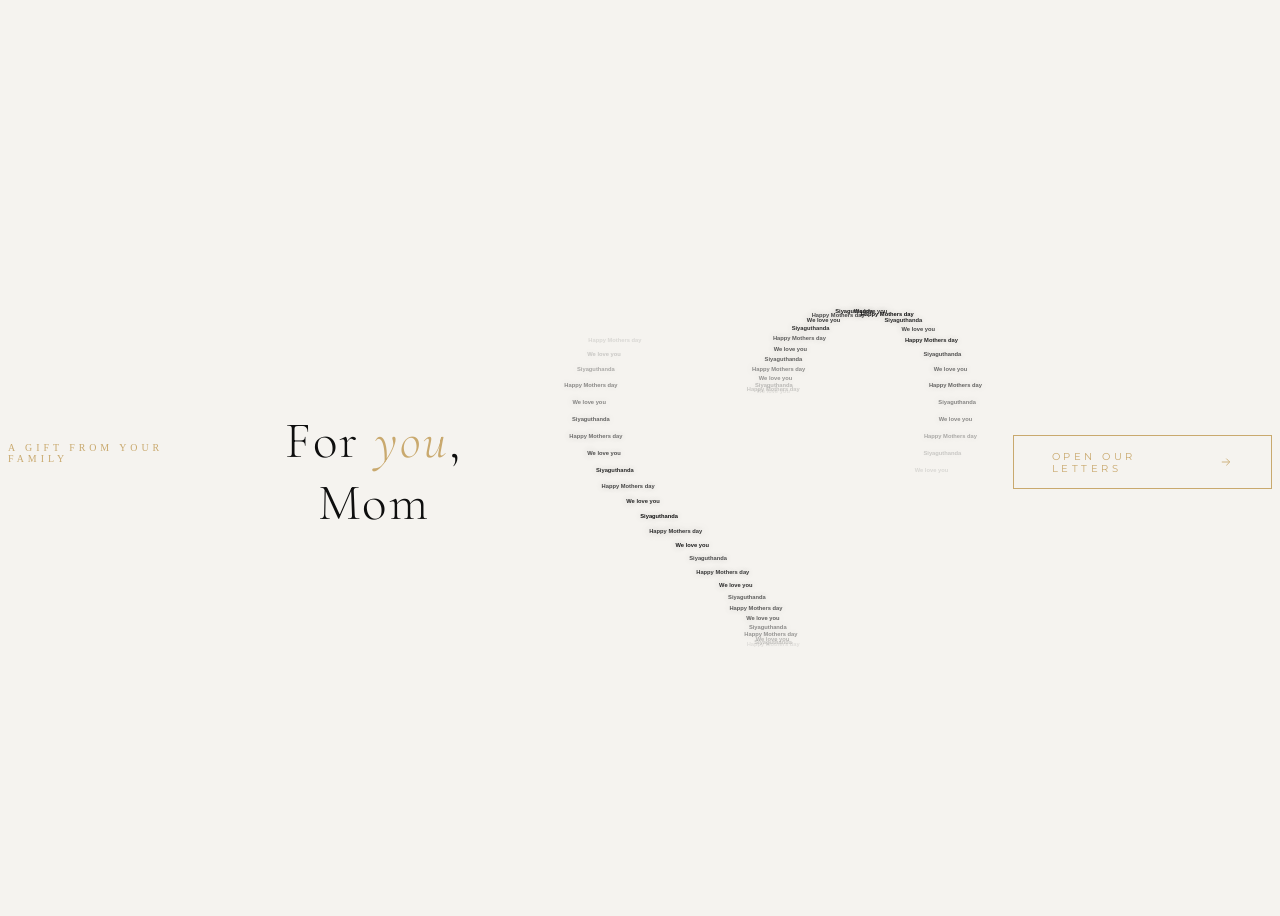
<file: index.html>
<!DOCTYPE html>
<html lang="en">
<head>
    <meta charset="UTF-8">
    <meta name="viewport" content="width=device-width, initial-scale=1.0">
    <title>Happy Mothers day Mama</title>
    <link rel="stylesheet" href="style.css">
      <link href="https://fonts.googleapis.com/css2?family=Cormorant+Garamond:ital,wght@0,300;0,400;1,300;1,400&family=Montserrat:wght@300;400;500&display=swap" rel="stylesheet"/>
</head>
<body>
  <p class="eyebrow">A gift from your family</p>
  <h1 class="title">For <em>you</em>, Mom</h1>

    <div id="heart-container"></div>
    
    <div class="cta-wrap">
        <a class="cta-btn" href="family.html">
            Open our letters
            <svg width="14" height="14" viewBox="0 0 24 24" fill="none" stroke="currentColor" stroke-width="1.5">
            <path d="M5 12h14M13 6l6 6-6 6"/>
            </svg>
         </a>
  </div>
    <script src="index.js"></script>
</body>
</html>
</file>
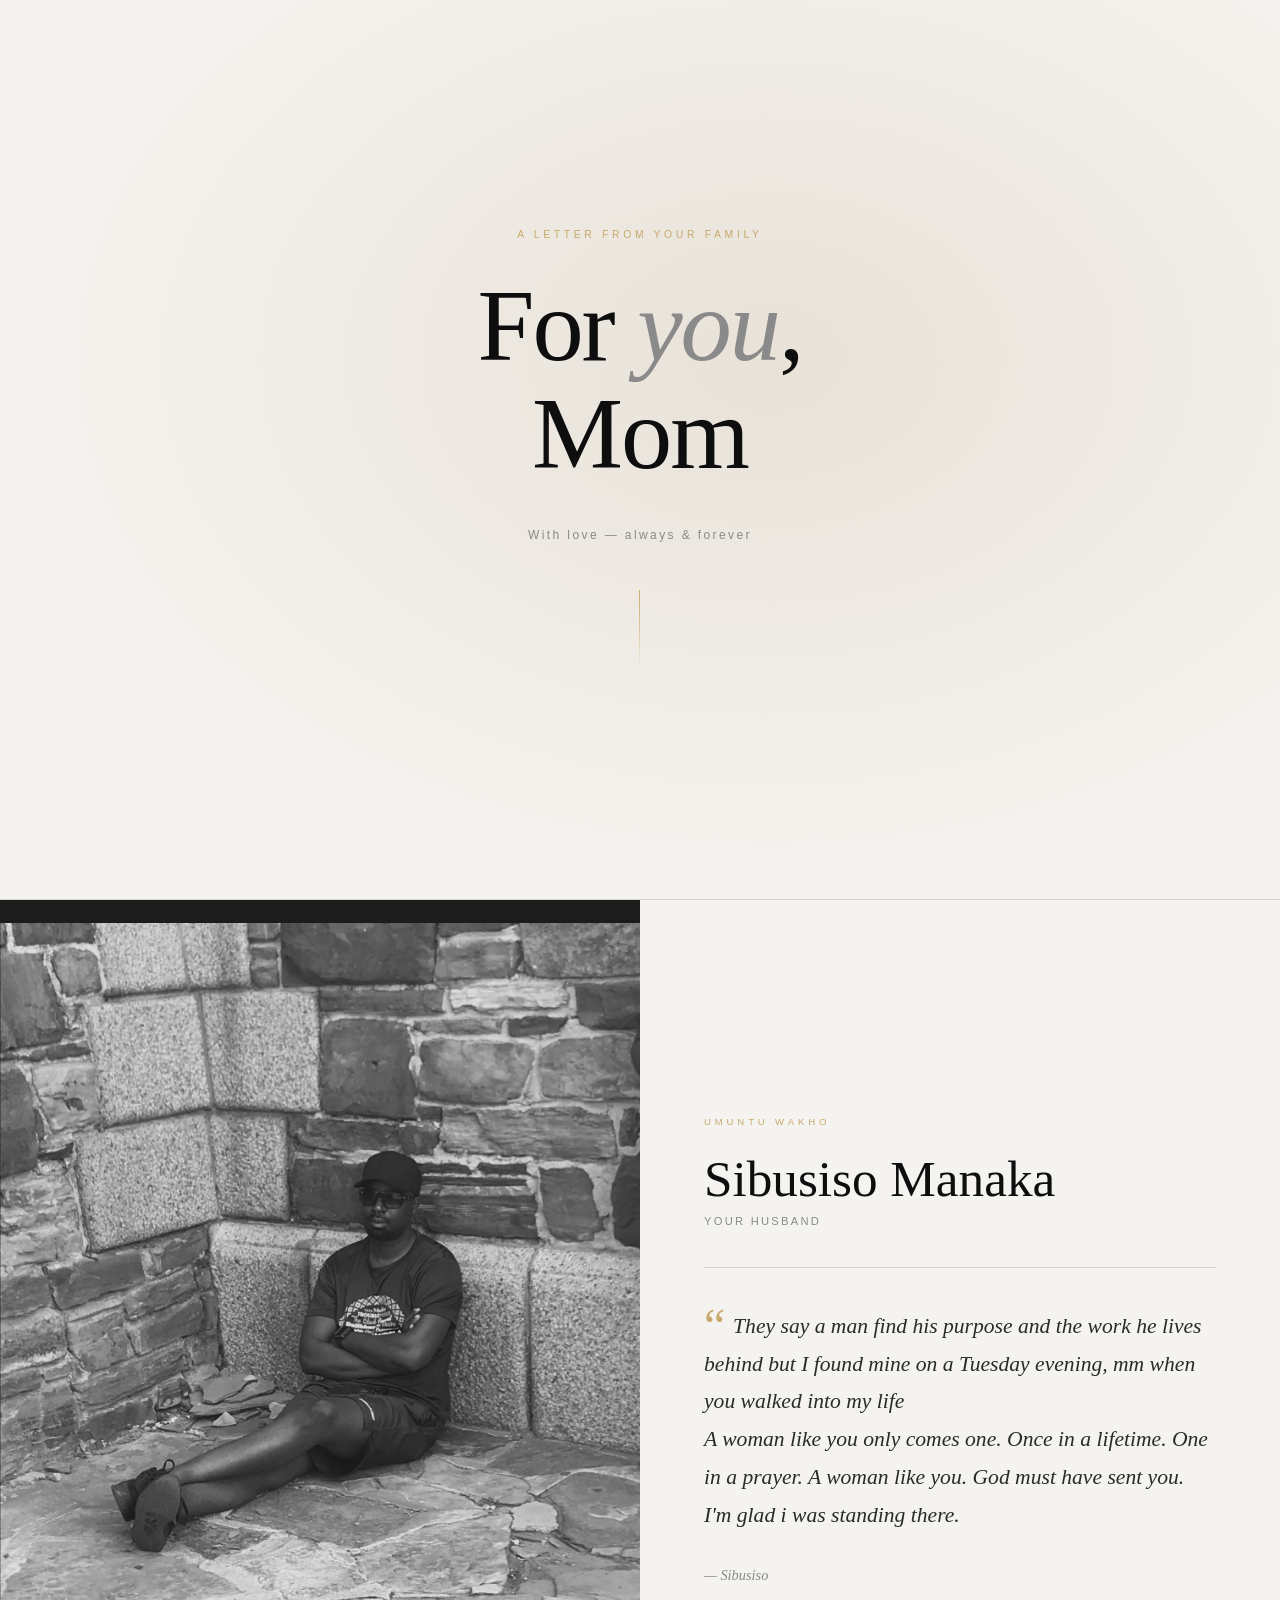
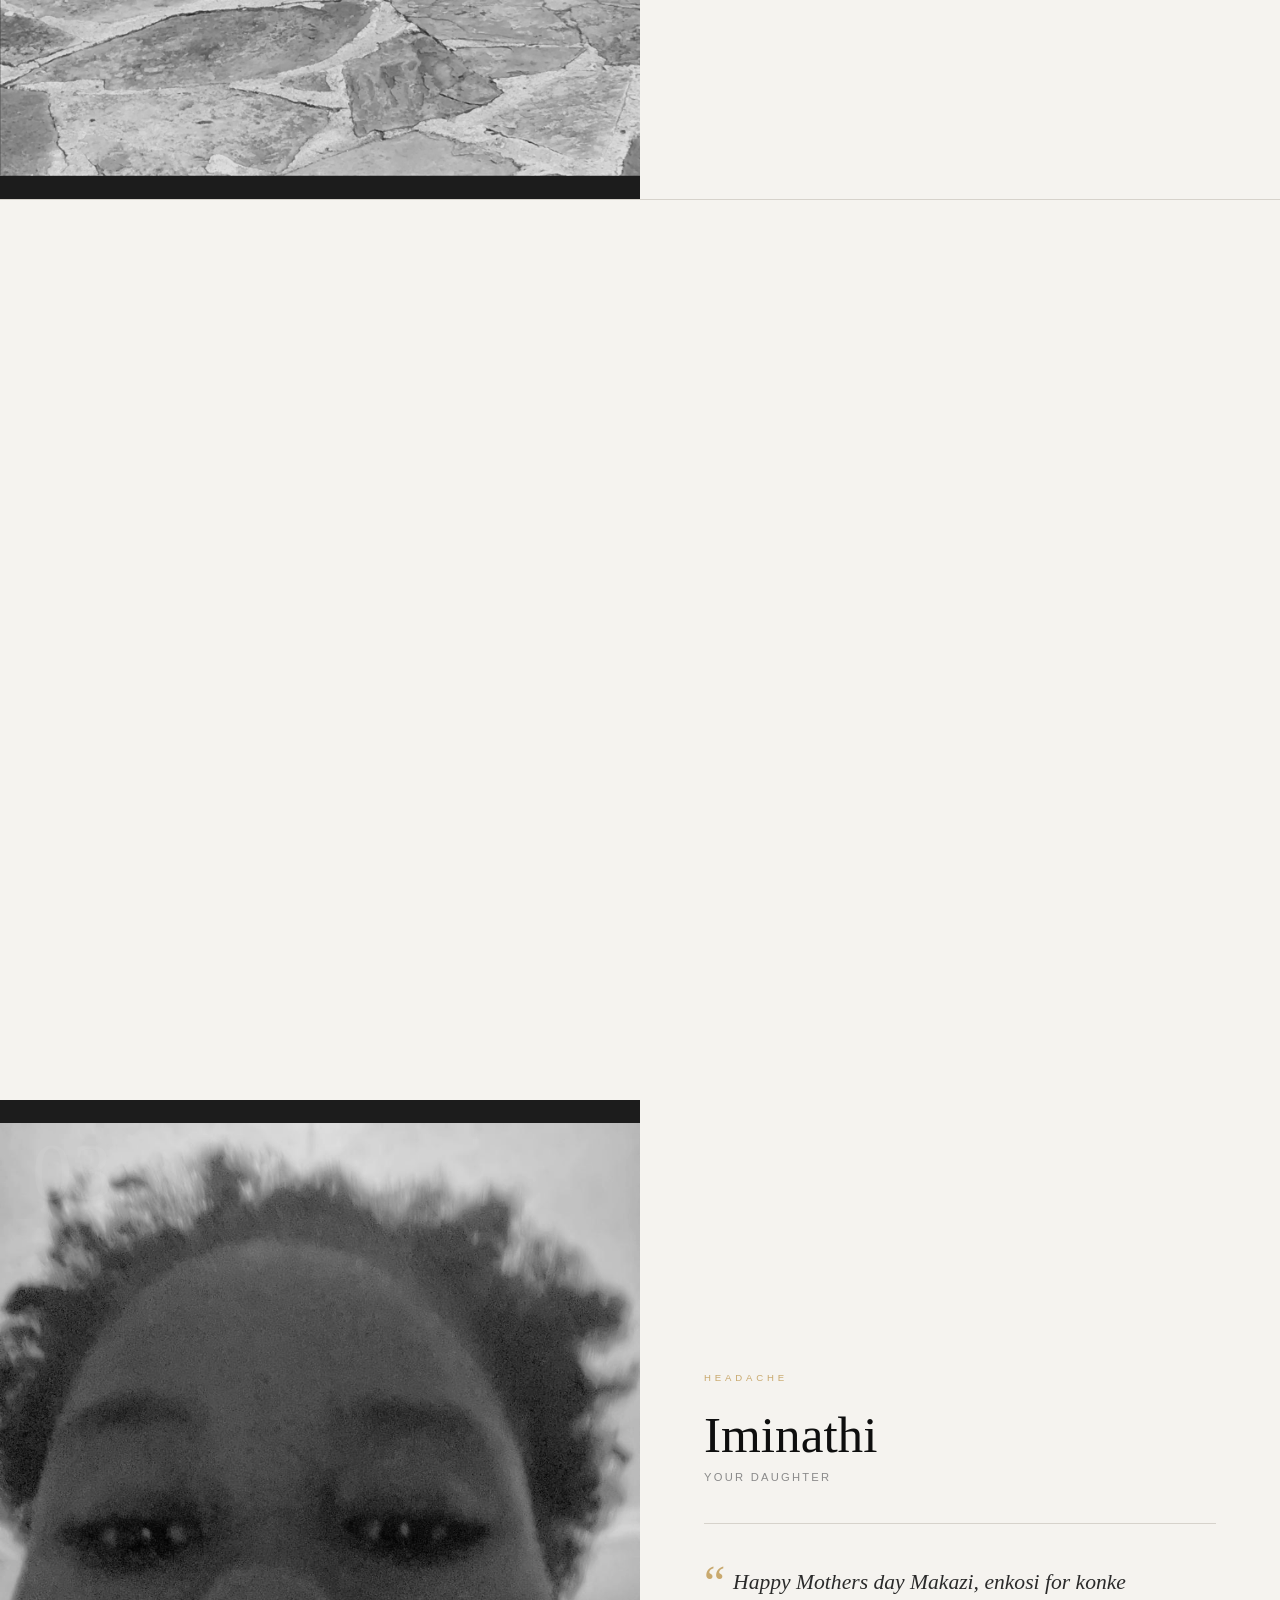
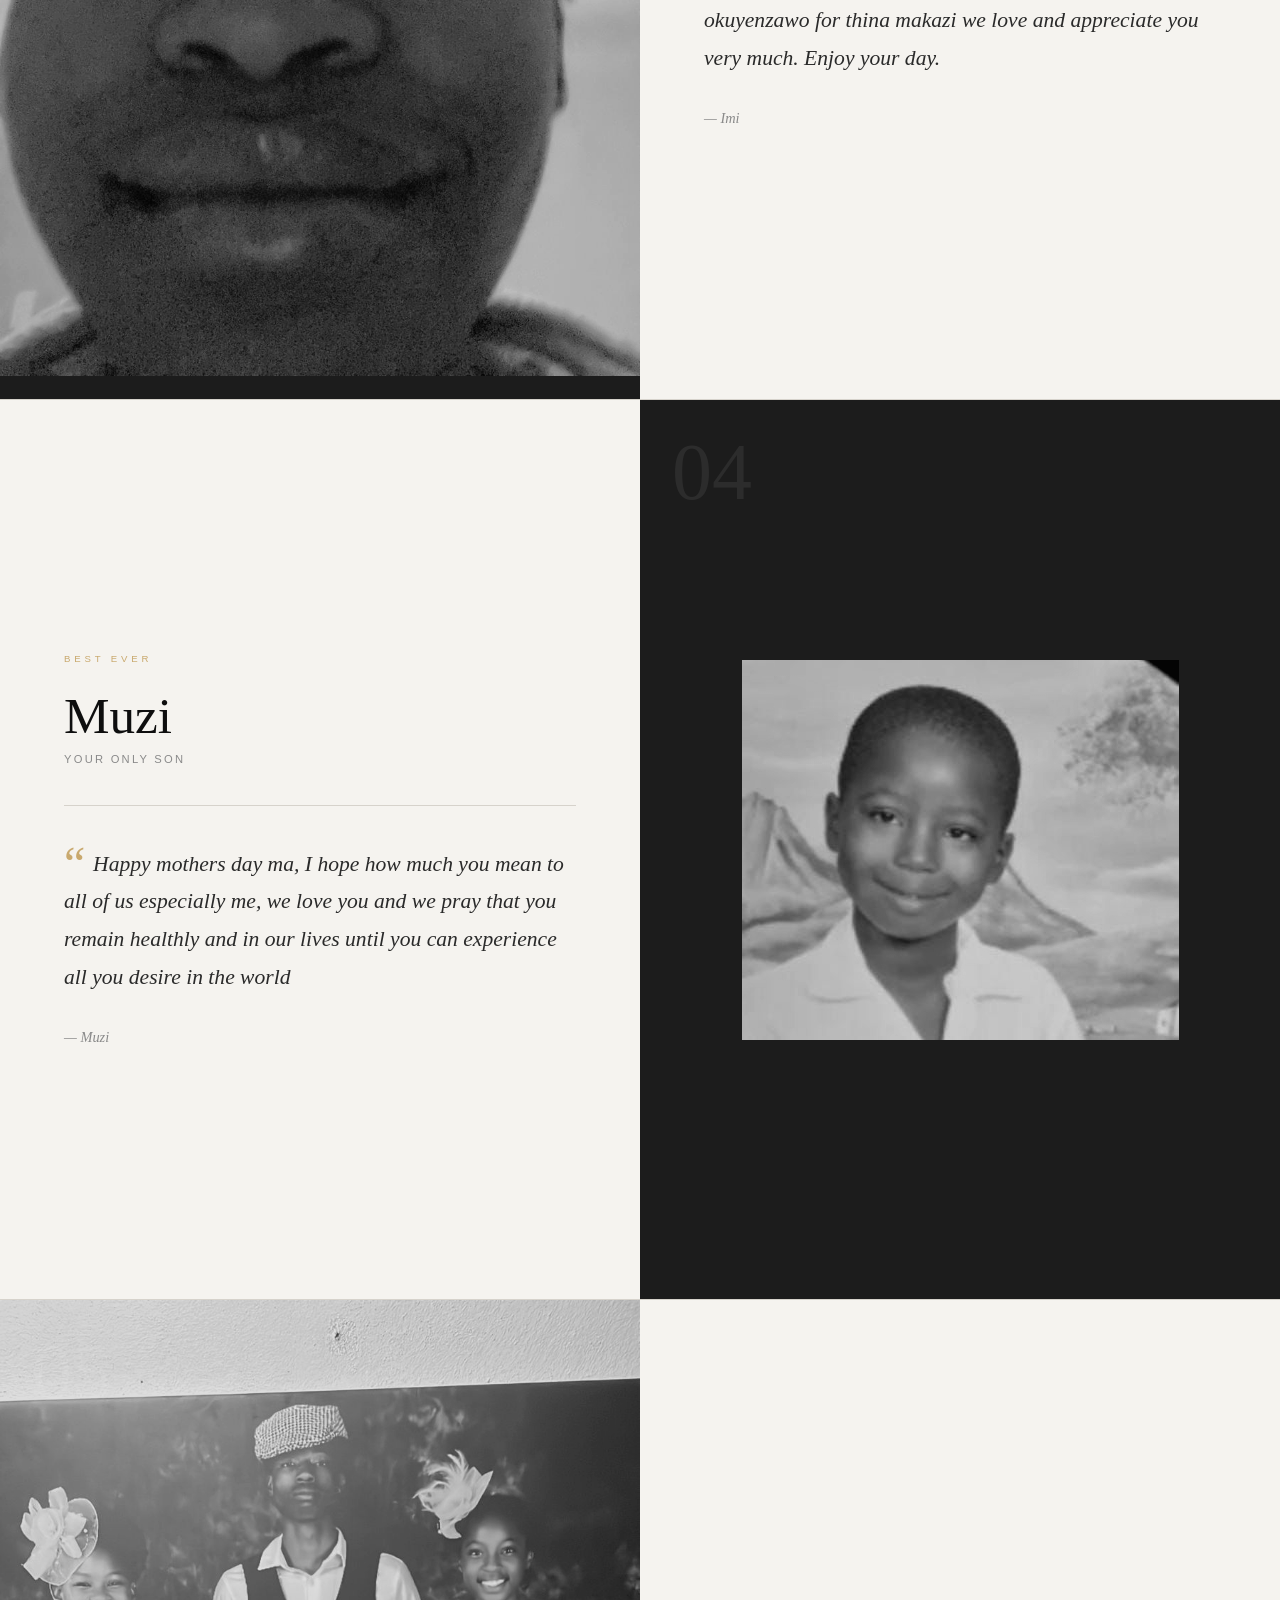
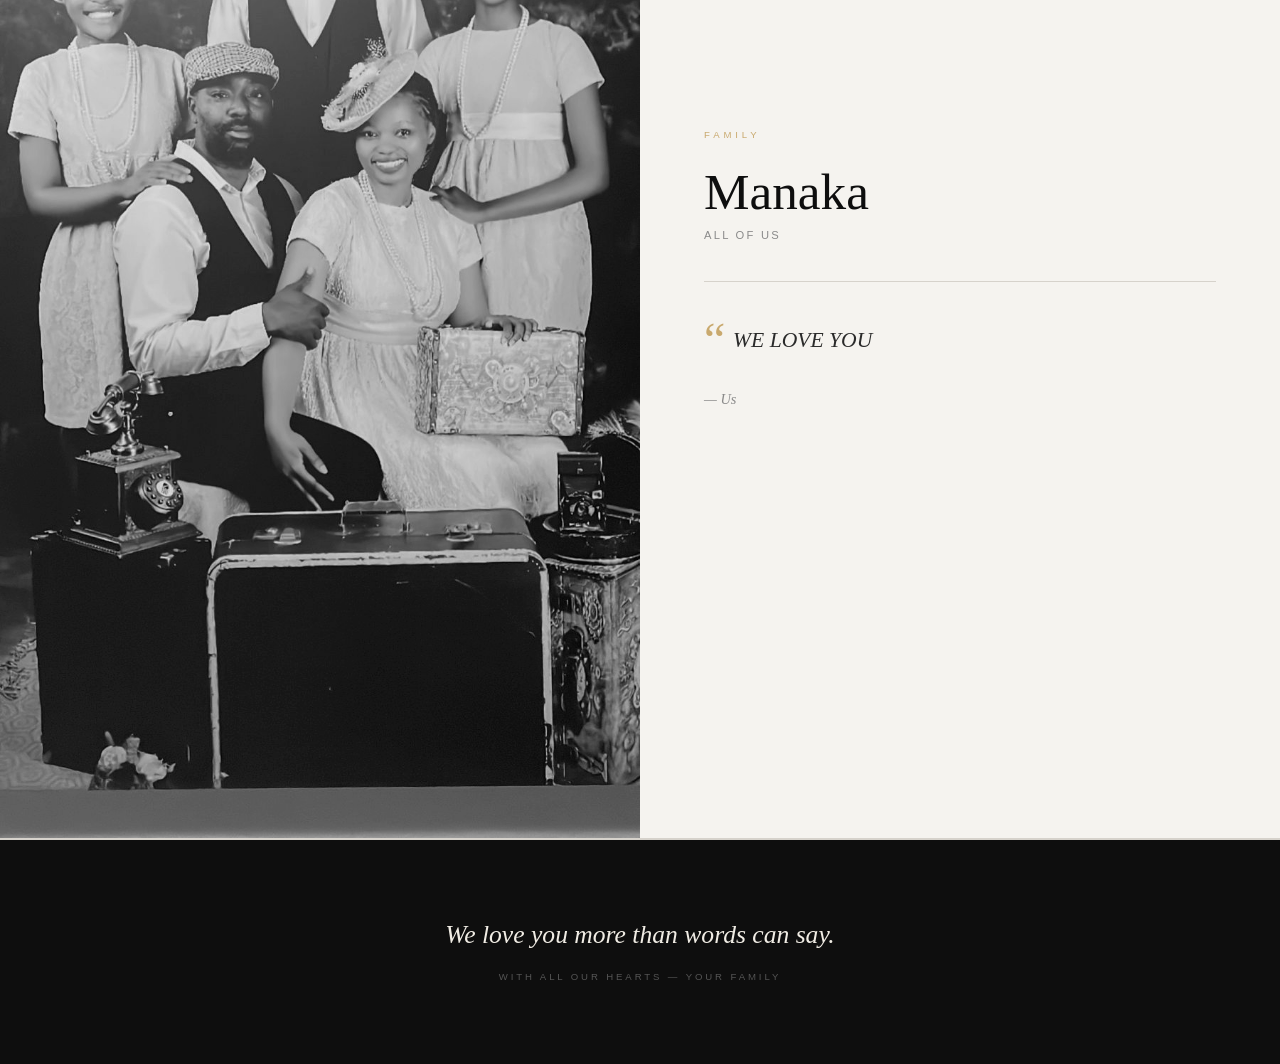
<file: family.html>
<!DOCTYPE html>
<html lang="en">
<head>
    <meta charset="UTF-8">
    <meta name="viewport" content="width=device-width, initial-scale=1.0">
    <title>Happy Mothers day Mama</title>
    <link rel="stylesheet" href="family.css">
</head>
<body>
  <section class="hero">
    <div class="hero-inner">
      <p class="hero-eyebrow">A letter from your family</p>
      <h1 class="hero-title">For <em>you</em>,<br>Mom</h1>
      <p class="hero-sub">With love — always &amp; forever</p>
      <div class="hero-line"></div>
    </div>
  </section>
 
  <!-- ── FAMILY MEMBERS ── -->
  <div class="members">
 
    <!-- MEMBER 1 -->
    <article class="member">
      <div class="member-photo">
        <!--
          TO ADD A PHOTO:
          Replace the <div class="photo-placeholder"> block below with:
          <img src="your-photo.jpg" alt="Member Name" />
        -->
        <div class="photo-placeholder">
          <span><img src="Papa.jpeg" alt=""></span>
        </div>
        <div class="member-number">01</div>
      </div>
      <div class="member-text">
        <p class="member-tag">Umuntu Wakho</p>
      
        <h2 class="member-name">Sibusiso Manaka</h2>
       
        <p class="member-role">Your Husband</p>
       
        <p class="member-quote">
         They say a man find his purpose and the work he lives behind but I found mine on a Tuesday evening, mm when you walked into my life <br>
         A woman like you only comes one. Once in a lifetime. One in a prayer. A woman like you. God must have sent you. I'm glad i was standing there.
        </p>
        <p class="member-sig">— Sibusiso</p>
      </div>
    </article>
 
    <!-- MEMBER 2 -->
    <article class="member">
      <div class="member-photo">
        <div class="photo-placeholder">
          <span><img src="Mpendulo.jpeg" alt=""></span>
        </div>
        <div class="member-number">02</div>
      </div>
      <div class="member-text">
        <p class="member-tag">Stresser</p>
        <h2 class="member-name">Mpendulo</h2>
        <p class="member-role">Your daughter</p>
        <p class="member-quote">
         Happy mothers day momma, i literally don't know where i would be without you, i just want you to know that you are one of the most important people in my life. I love you
        </p>
        <p class="member-sig">— Mpendulo</p>
      </div>
    </article>
 
    <!-- MEMBER 3 -->
    <article class="member">
      <div class="member-photo">
        <div class="photo-placeholder">
          <span><img src="Imi.jpeg" alt=""></span>
        </div>
        <div class="member-number">03</div>
      </div>
      <div class="member-text">
        <p class="member-tag">Headache</p>
        <h2 class="member-name">Iminathi</h2>
        <p class="member-role">Your daughter </p>
        <p class="member-quote">
         Happy Mothers day Makazi, enkosi for konke okuyenzawo for thina makazi we love and appreciate you very much. Enjoy your day.
        </p>
        <p class="member-sig">— Imi</p>
      </div>
    </article>
 
    <!-- MEMBER 4 -->
    <article class="member">
      <div class="member-photo">
        <div class="photo-placeholder">
        
          <span><img src="me.jpeg" alt=""></span>
        </div>
        <div class="member-number">04</div>
      </div>
      <div class="member-text">
        <p class="member-tag">Best Ever</p>
        <h2 class="member-name">Muzi</h2>
        <p class="member-role">Your only son</p>
        <p class="member-quote">
          Happy mothers day ma, I hope how much you mean to all of us especially me, we love you and we pray that you remain healthly and in our lives until you can experience all you desire in the world
        </p>
        <p class="member-sig">— Muzi</p>
      </div>
    </article>
 
    <!-- MEMBER 5 -->
    <article class="member">
      <div class="member-photo">
        <div class="photo-placeholder">
        
          <span><img src="all of us.jpeg" alt=""></span>
        </div>
        <div class="member-number">05</div>
      </div>
      <div class="member-text">
        <p class="member-tag">Family</p>
        <h2 class="member-name">Manaka</h2>
        <p class="member-role">All of us</p>
        <p class="member-quote">
         WE LOVE YOU
        </p>
        <p class="member-sig">— Us</p>
      </div>
    </article>
 
  </div>
 
  <!-- ── FOOTER ── -->
  <footer>
    <p>We love you more than words can say.</p>
    <small>With all our hearts — Your Family</small>
  </footer>
  <script src="family.js"></script>
</body>
</html>
</file>
<file: style.css>
:root {
      --black: #0e0e0e;
      --white: #f5f3ef;
      --grey: #8a8a8a;
      --accent: #c9a96e;
    }

body{
    background:  var(--white);
    display: flex;
    align-items: center;
    justify-content: center;
    min-height: 100vh;
}
 .eyebrow {
      font-size: 0.62rem;
      letter-spacing: 0.4em;
      text-transform: uppercase;
      color: var(--accent);
      margin-bottom: 1.2rem;
      opacity: 0;
      animation: fadeUp 1s ease 0.3s forwards;
    }
 
.title {
      font-family: 'Cormorant Garamond', serif;
      font-size: clamp(2rem, 5vw, 3.2rem);
      font-weight: 300;
      color: var(--black);
      letter-spacing: 0.05em;
      text-align: center;
      margin-bottom: 0.4rem;
      opacity: 0;
      animation: fadeUp 1s ease 0.6s forwards;
    }
 
.title em {
      font-style: italic;
      color: var(--accent);
    }
#heart-container{
    position: relative;
    width: 500px;
    height: 480px;
}
.word{
    position: absolute;
    font-family: 'Trebuchet MS', 'Lucida Sans', Arial, sans-serif;
    font-weight: bold;
    font-size: 0.36rem;
    white-space: nowrap;
    pointer-events: none;
    transform: translate(-50%, -50%);
    opacity: 0;
}
.cta-wrap {
      opacity: 0;
      animation: fadeUp 1s ease 1.4s forwards;
      margin-top: 0.5rem;
    }
 
    .cta-btn {
      display: inline-flex;
      align-items: center;
      gap: 0.8rem;
      padding: 0.9rem 2.4rem;
      border: 1px solid var(--accent);
      background: transparent;
      color: var(--accent);
      font-family: 'Montserrat', sans-serif;
      font-size: 0.62rem;
      font-weight: 400;
      letter-spacing: 0.35em;
      text-transform: uppercase;
      text-decoration: none;
      cursor: pointer;
      transition: background 0.4s ease, color 0.4s ease;
    }
 
    .cta-btn:hover {
      background: var(--accent);
      color: var(--black);
    }
 
    .cta-btn:hover svg {
      transform: translateX(4px);
    }
 
    .cta-btn svg {
      transition: transform 0.3s ease;
    }
 
    /* ── ANIMATIONS ── */
    @keyframes fadeUp {
      from { opacity: 0; transform: translateY(16px); }
      to   { opacity: 1; transform: translateY(0); }
    }
</file>
<file: family.css>
:root {
      --black: #0e0e0e;
      --white: #f5f3ef;
      --grey: #8a8a8a;
      --line: #d6d2cb;
      --accent: #c9a96e;
    }
 
    * { margin: 0; padding: 0; box-sizing: border-box; }
 
    html { scroll-behavior: smooth; }
 
    body {
      background: var(--white);
      color: var(--black);
      font-family: 'Montserrat', sans-serif;
      font-weight: 300;
      overflow-x: hidden;
    }
 
    /* ── HERO ── */
    .hero {
      height: 100vh;
      display: flex;
      flex-direction: column;
      align-items: center;
      justify-content: center;
      position: relative;
      border-bottom: 1px solid var(--line);
    }
 
    .hero::before {
      content: '';
      position: absolute;
      inset: 0;
      background: radial-gradient(ellipse at 60% 40%, #e8e2d8 0%, var(--white) 70%);
      z-index: 0;
    }
 
    .hero-inner { position: relative; z-index: 1; text-align: center; padding: 2rem; }
 
    .hero-eyebrow {
      font-family: 'Montserrat', sans-serif;
      font-size: 0.65rem;
      letter-spacing: 0.35em;
      text-transform: uppercase;
      color: var(--accent);
      margin-bottom: 2rem;
      opacity: 0;
      animation: fadeUp 1s ease 0.3s forwards;
    }
 
    .hero-title {
      font-family: 'Cormorant Garamond', serif;
      font-size: clamp(3.5rem, 8vw, 7rem);
      font-weight: 300;
      line-height: 1.05;
      letter-spacing: -0.02em;
      color: var(--black);
      opacity: 0;
      animation: fadeUp 1s ease 0.6s forwards;
    }
 
    .hero-title em {
      font-style: italic;
      color: var(--grey);
    }
 
    .hero-sub {
      font-size: 0.75rem;
      letter-spacing: 0.2em;
      color: var(--grey);
      margin-top: 2.5rem;
      opacity: 0;
      animation: fadeUp 1s ease 0.9s forwards;
    }
 
    .hero-line {
      width: 1px;
      height: 80px;
      background: linear-gradient(to bottom, var(--accent), transparent);
      margin: 3rem auto 0;
      opacity: 0;
      animation: fadeUp 1s ease 1.2s forwards;
    }
 
    /* ── SECTION WRAPPER ── */
    .members { padding: 0; }
 
    /* ── MEMBER CARD ── */
    .member {
      display: grid;
      grid-template-columns: 1fr 1fr;
      min-height: 100vh;
      border-bottom: 1px solid var(--line);
      opacity: 0;
      transform: translateY(40px);
      transition: opacity 0.9s ease, transform 0.9s ease;
    }
 
    .member.visible {
      opacity: 1;
      transform: translateY(0);
    }
 
    /* Alternate layout: odd = image left, even = image right */
    .member:nth-child(even) { direction: rtl; }
    .member:nth-child(even) > * { direction: ltr; }
 
    /* ── PHOTO SIDE ── */
    .member-photo {
      position: relative;
      overflow: hidden;
      background: #1a1a1a;
      min-height: 70vh;
    }
 
    .member-photo img {
      width: 100%;
      height: 100%;
      object-fit: cover;
      opacity: 0.85;
      filter: grayscale(100%) contrast(1.05);
      transition: transform 0.8s ease, opacity 0.8s ease;
      display: block;
    }
 
    .member:hover .member-photo img {
      transform: scale(1.04);
      opacity: 0.92;
    }
 
    /* placeholder when no image */
    .photo-placeholder {
      width: 100%;
      height: 100%;
      min-height: 70vh;
      display: flex;
      flex-direction: column;
      align-items: center;
      justify-content: center;
      background: #1c1c1c;
      color: #444;
      gap: 1rem;
    }
 
    .photo-placeholder svg { opacity: 0.3; }
 
    .photo-placeholder span {
      font-size: 0.65rem;
      letter-spacing: 0.25em;
      text-transform: uppercase;
      color: #555;
    }
 
    /* Number badge */
    .member-number {
      position: absolute;
      top: 2rem;
      left: 2rem;
      font-family: 'Cormorant Garamond', serif;
      font-size: 5rem;
      font-weight: 300;
      color: rgba(255,255,255,0.07);
      line-height: 1;
      pointer-events: none;
      z-index: 2;
    }
 
    /* ── TEXT SIDE ── */
    .member-text {
      display: flex;
      flex-direction: column;
      justify-content: center;
      padding: clamp(3rem, 6vw, 6rem) clamp(2rem, 5vw, 5rem);
      background: var(--white);
      position: relative;
    }
 
    .member-tag {
      font-size: 0.6rem;
      letter-spacing: 0.4em;
      text-transform: uppercase;
      color: var(--accent);
      margin-bottom: 1.5rem;
    }
 
    .member-name {
      font-family: 'Cormorant Garamond', serif;
      font-size: clamp(2.2rem, 4vw, 3.8rem);
      font-weight: 300;
      line-height: 1.1;
      margin-bottom: 0.5rem;
    }
 
    .member-role {
      font-size: 0.7rem;
      letter-spacing: 0.2em;
      text-transform: uppercase;
      color: var(--grey);
      margin-bottom: 2.5rem;
      padding-bottom: 2.5rem;
      border-bottom: 1px solid var(--line);
    }
 
    .member-quote {
      font-family: 'Cormorant Garamond', serif;
      font-size: clamp(1.1rem, 1.8vw, 1.35rem);
      font-style: italic;
      font-weight: 300;
      line-height: 1.75;
      color: #2a2a2a;
      margin-bottom: 2rem;
    }
 
    .member-quote::before {
      content: '\201C';
      font-size: 3rem;
      color: var(--accent);
      line-height: 0;
      vertical-align: -0.6rem;
      margin-right: 0.15rem;
      font-style: normal;
    }
 
    .member-sig {
      font-family: 'Cormorant Garamond', serif;
      font-size: 0.9rem;
      font-style: italic;
      color: var(--grey);
    }
 
    /* ── HOW TO REPLACE PHOTOS NOTE ── */
    .photo-note {
      position: absolute;
      bottom: 1.2rem;
      left: 50%;
      transform: translateX(-50%);
      font-size: 0.55rem;
      letter-spacing: 0.2em;
      text-transform: uppercase;
      color: #666;
      white-space: nowrap;
      z-index: 3;
    }
 
    /* ── FOOTER ── */
    footer {
      text-align: center;
      padding: 5rem 2rem;
      border-top: 1px solid var(--line);
      background: var(--black);
      color: var(--white);
    }
 
    footer p {
      font-family: 'Cormorant Garamond', serif;
      font-size: 1.6rem;
      font-style: italic;
      font-weight: 300;
      margin-bottom: 1rem;
      color: #f0ece4;
    }
 
    footer small {
      font-size: 0.6rem;
      letter-spacing: 0.3em;
      text-transform: uppercase;
      color: #555;
    }
 
    /* ── ANIMATIONS ── */
    @keyframes fadeUp {
      from { opacity: 0; transform: translateY(20px); }
      to   { opacity: 1; transform: translateY(0); }
    }
 
    /* ── RESPONSIVE ── */
    @media (max-width: 768px) {
      .member { grid-template-columns: 1fr; direction: ltr !important; }
      .member:nth-child(even) { direction: ltr; }
      .member-photo { min-height: 50vw; }
      .photo-placeholder { min-height: 50vw; }
    }
</file>
